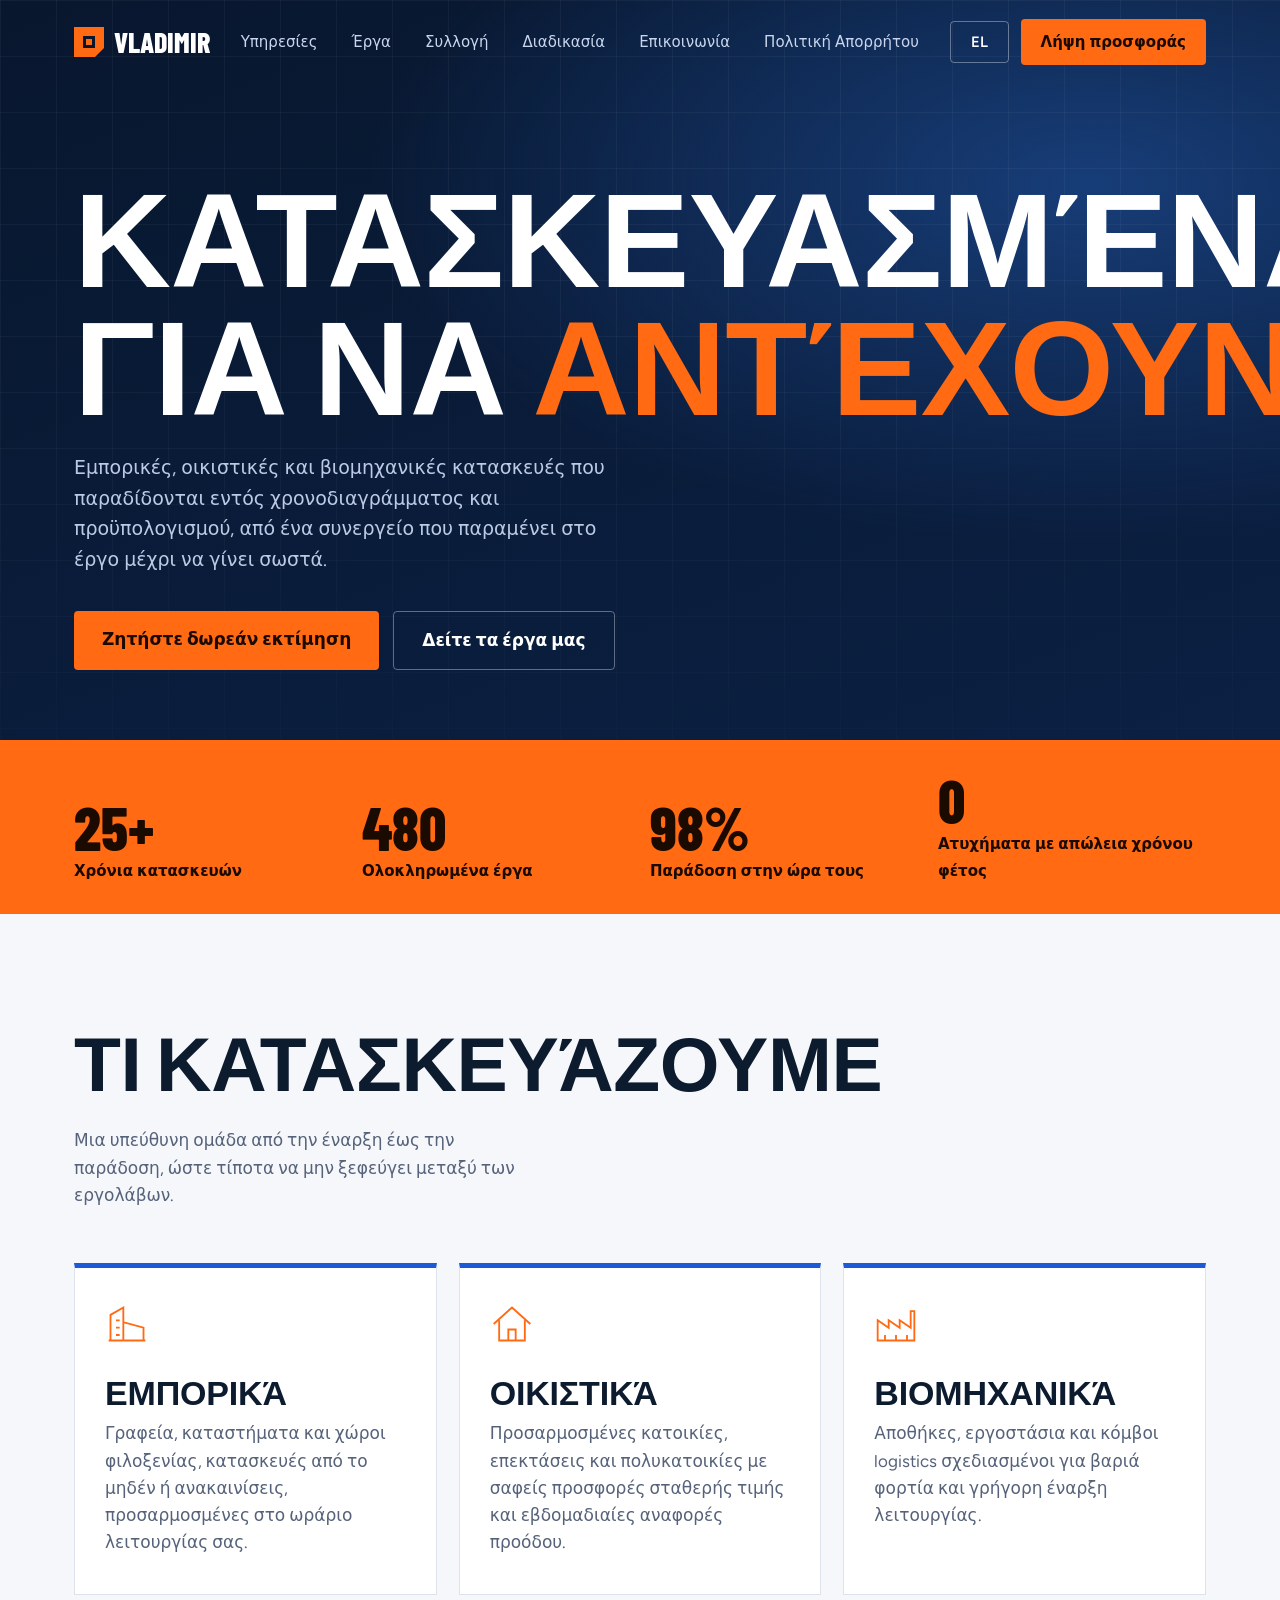
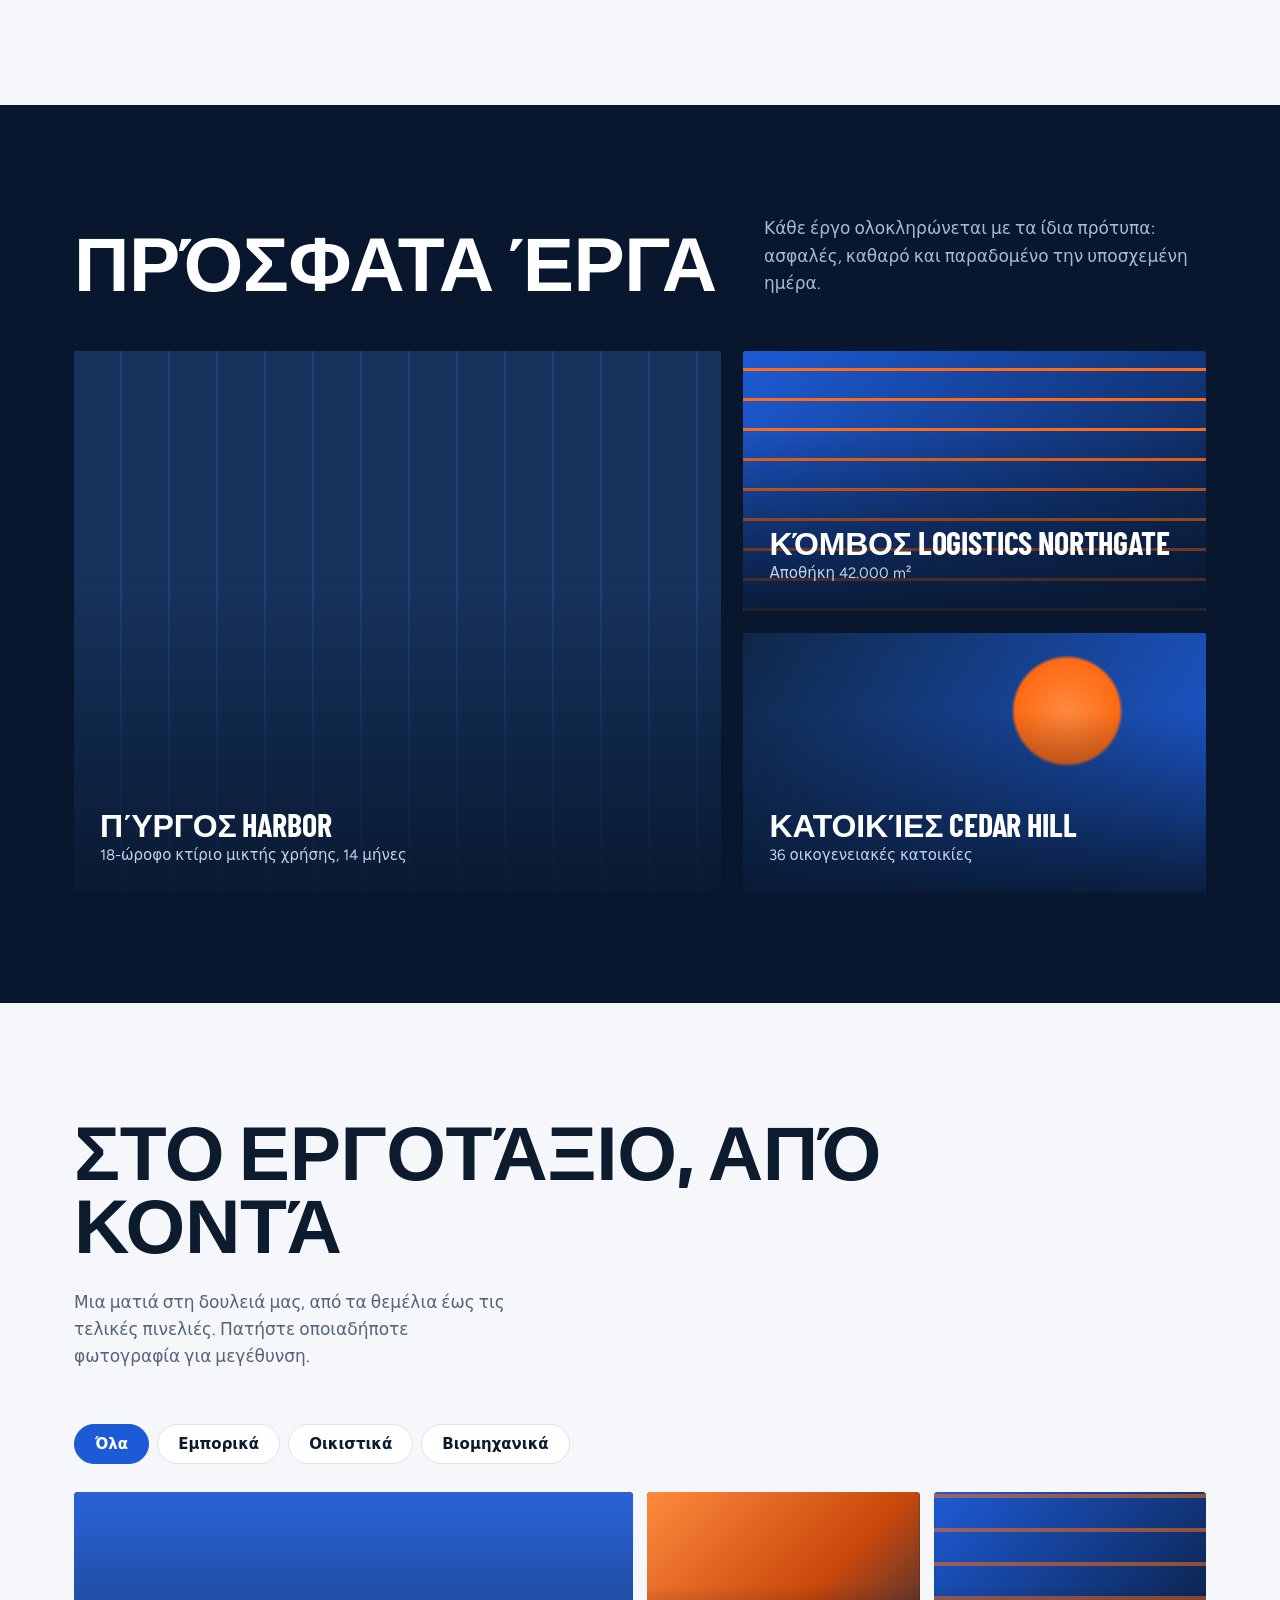
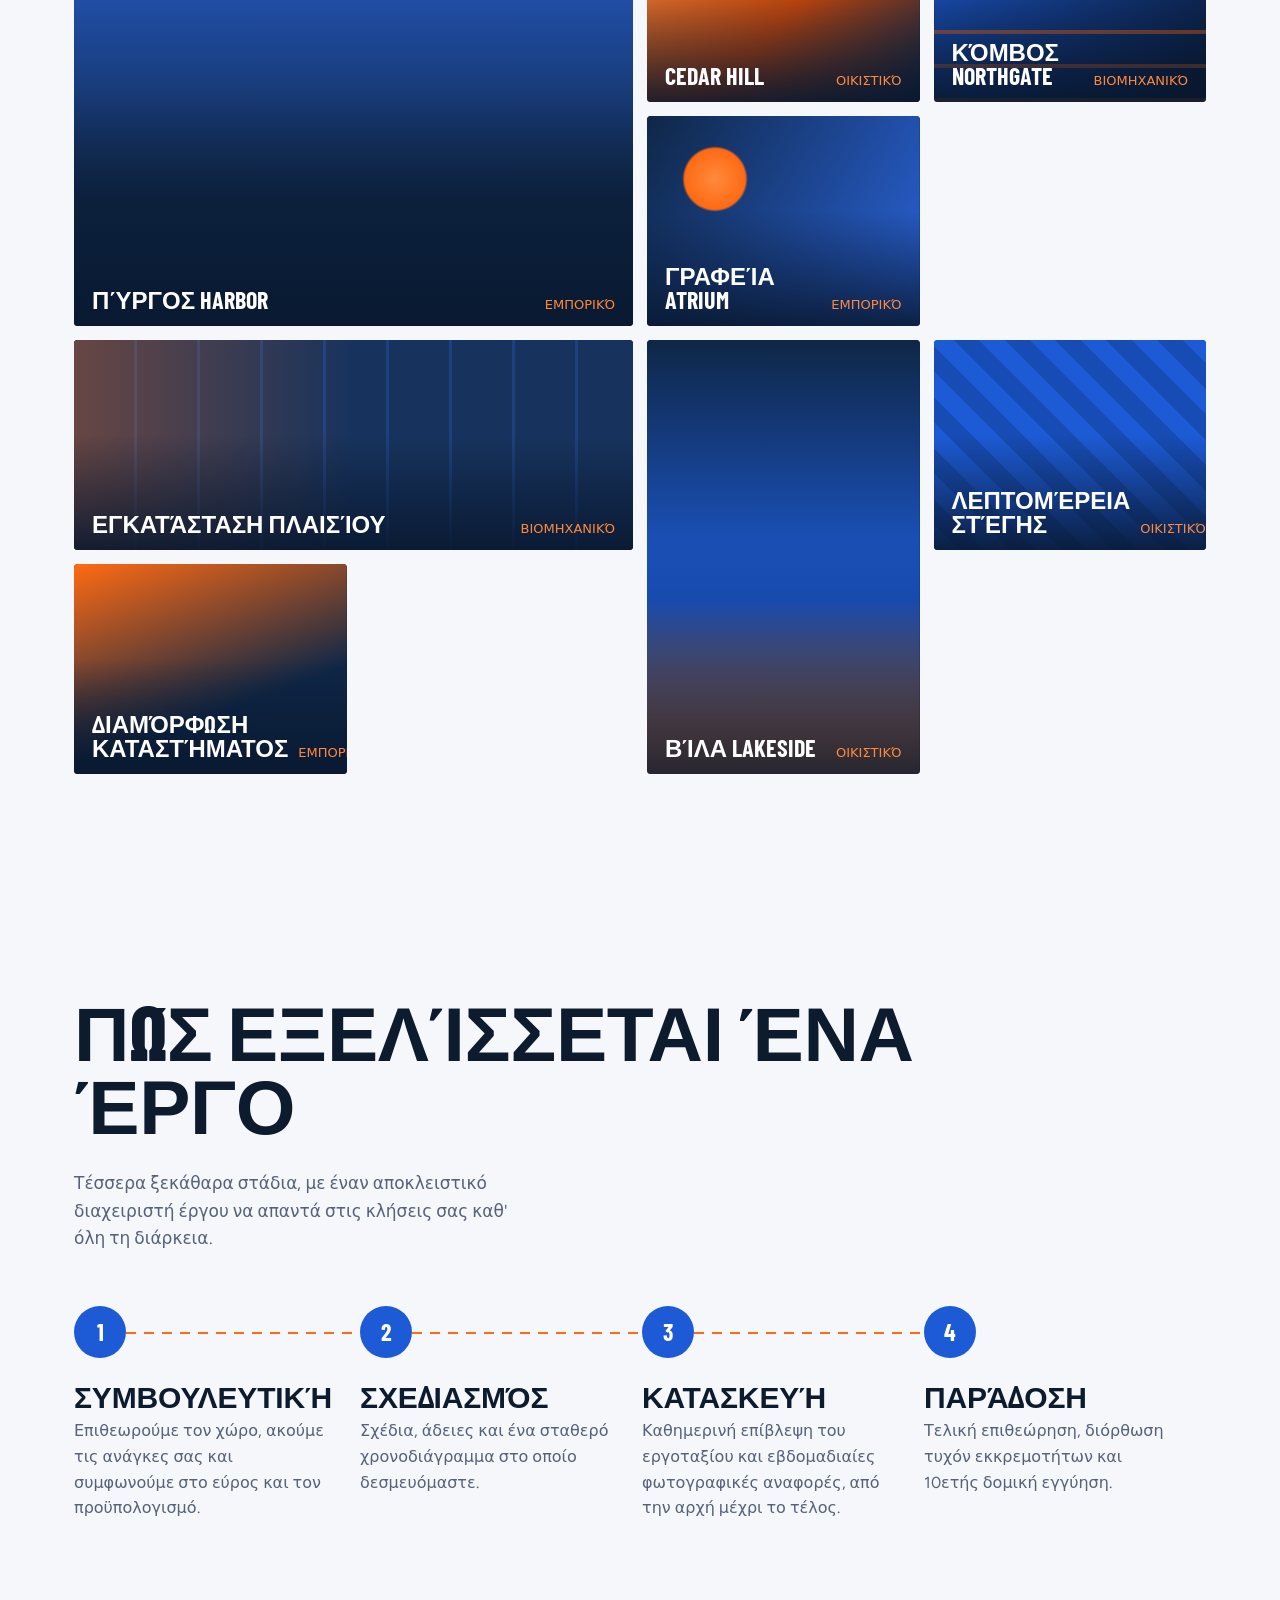
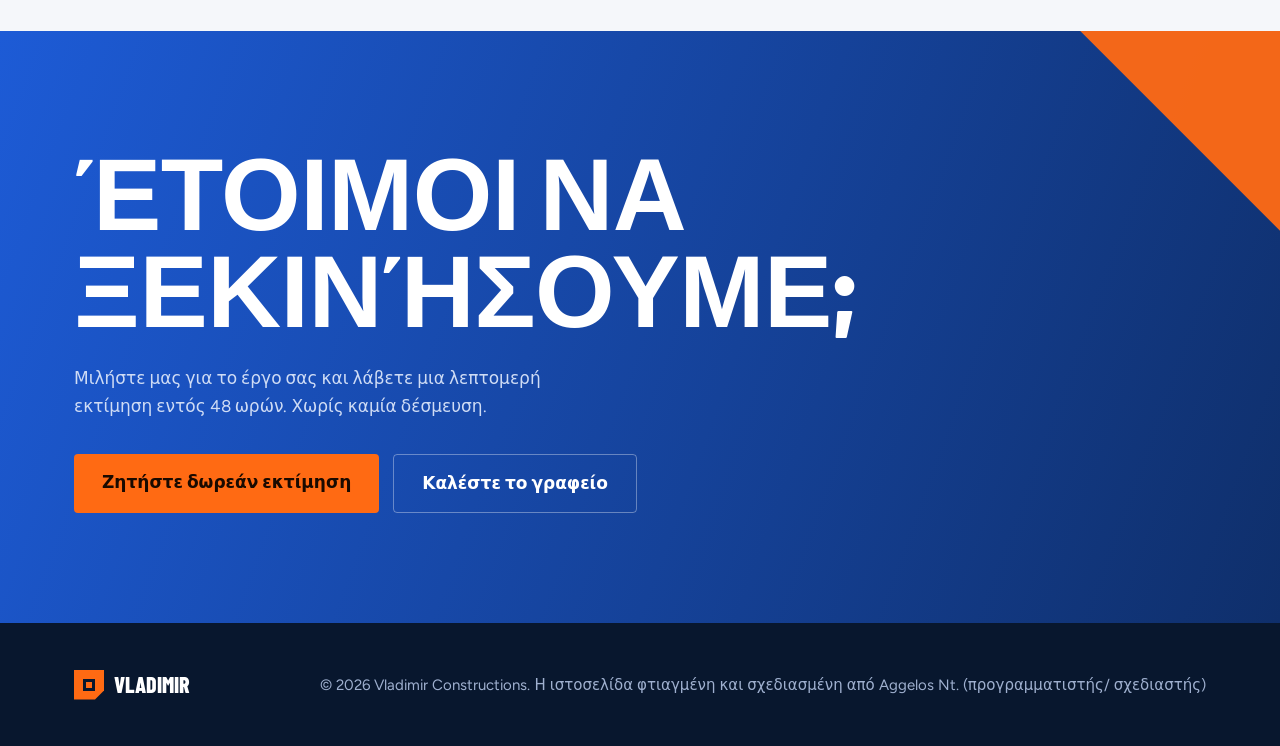
<file: index.html>
<!DOCTYPE html>
<html lang="en">
<head>
<meta charset="utf-8">
<meta name="viewport" content="width=device-width, initial-scale=1, viewport-fit=cover">
<title>Vladimir Constructions | Built to Outlast</title>
<link rel="preconnect" href="https://fonts.googleapis.com">
<link href="https://fonts.googleapis.com/css2?family=Barlow+Condensed:wght@600;700;800&family=Figtree:wght@400;500;600&display=swap" rel="stylesheet">
<link rel="stylesheet" href="style.css">
</head>
<body class="lang-el">

<nav><div class="wrap">
  <a href="#" class="logo"><i></i>VLADIMIR</a>
  <div class="links" id="primary-nav-links">
    <a href="#services"><span class="en">Services</span><span class="el">Υπηρεσίες</span></a>
    <a href="#projects"><span class="en">Projects</span><span class="el">Έργα</span></a>
    <a href="#gallery"><span class="en">Gallery</span><span class="el">Συλλογή</span></a>
    <a href="#process"><span class="en">Process</span><span class="el">Διαδικασία</span></a>
    <a href="#contact"><span class="en">Contact</span><span class="el">Επικοινωνία</span></a>
    <a href="privacy.html"><span class="en">Privacy Policy</span><span class="el">Πολιτική Απορρήτου</span></a>
  </div>
  <div class="nav-actions">
    <button id="langToggle" class="btn ghost lang-btn" aria-label="Toggle language">EL</button>
    <a href="#contact" class="btn"><span class="en">Get a quote</span><span class="el">Λήψη προσφοράς</span></a>
    <button id="menuToggle" class="menu-toggle" type="button" aria-label="Open navigation menu" aria-expanded="false" aria-controls="primary-nav-links">
      <span></span><span></span><span></span>
    </button>
  </div>
</div></nav>

<header class="hero">
  <div class="wrap">
    <div>
      <h1>
        <span class="en">Built to <span>outlast.</span></span>
        <span class="el">Κατασκευασμένα για να <span>αντέχουν.</span></span>
      </h1>
      <p>
        <span class="en">Commercial, residential and industrial construction delivered on schedule and on budget, by a crew that stays on site until it is right.</span>
        <span class="el">Εμπορικές, οικιστικές και βιομηχανικές κατασκευές που παραδίδονται εντός χρονοδιαγράμματος και προϋπολογισμού, από ένα συνεργείο που παραμένει στο έργο μέχρι να γίνει σωστά.</span>
      </p>
      <div class="cta">
        <a href="#contact" class="btn"><span class="en">Request a free estimate</span><span class="el">Ζητήστε δωρεάν εκτίμηση</span></a>
        <a href="#projects" class="btn ghost"><span class="en">See our projects</span><span class="el">Δείτε τα έργα μας</span></a>
      </div>
    </div>
    <svg class="frame" viewBox="0 0 400 420" fill="none" aria-hidden="true">
      <g class="crane" stroke="#ff6a13" stroke-width="4" stroke-linecap="round">
        <path class="beam" pathLength="1" d="M150 60H390M150 20V60M150 20L60 60M150 20L330 60"/>
        <path class="beam b2" pathLength="1" d="M330 60V150" stroke-width="2"/>
        <rect x="316" y="150" width="28" height="18" fill="#ff6a13" stroke="none"/>
      </g>
      <g stroke="#6f9bf0" stroke-width="3">
        <path class="beam b2" pathLength="1" d="M150 60V420M60 420V150M240 420V190"/>
        <path class="beam b3" pathLength="1" d="M60 150H240M60 250H240M60 350H240M60 150L240 250M240 150L60 250M60 250L240 350M240 250L60 350" stroke-width="2"/>
      </g>
      <path d="M0 419H400" stroke="#ff6a13" stroke-width="4"/>
    </svg>
  </div>
  <div class="stats"><div class="wrap">
    <div><b>25+</b><span class="en">Years building</span><span class="el">Χρόνια κατασκευών</span></div>
    <div><b>480</b><span class="en">Projects completed</span><span class="el">Ολοκληρωμένα έργα</span></div>
    <div><b>98%</b><span class="en">Delivered on time</span><span class="el">Παράδοση στην ώρα τους</span></div>
    <div><b>0</b><span class="en">Lost-time incidents this year</span><span class="el">Ατυχήματα με απώλεια χρόνου φέτος</span></div>
  </div></div>
</header>

<section id="services"><div class="wrap">
  <div class="head">
    <h2><span class="en">What we build</span><span class="el">Τι κατασκευάζουμε</span></h2>
    <p>
      <span class="en">One accountable team from groundbreaking to handover, so nothing falls between contractors.</span>
      <span class="el">Μια υπεύθυνη ομάδα από την έναρξη έως την παράδοση, ώστε τίποτα να μην ξεφεύγει μεταξύ των εργολάβων.</span>
    </p>
  </div>
  <div class="grid3">
    <article class="svc">
      <svg viewBox="0 0 48 48"><path d="M6 42V14l14-8v36M20 42V22l22 6v14M4 42h40M12 20h4M12 28h4M12 36h4"/></svg>
      <h3><span class="en">Commercial</span><span class="el">Εμπορικά</span></h3>
      <p>
        <span class="en">Offices, retail and hospitality fit-outs and ground-up builds, phased around your trading hours.</span>
        <span class="el">Γραφεία, καταστήματα και χώροι φιλοξενίας, κατασκευές από το μηδέν ή ανακαινίσεις, προσαρμοσμένες στο ωράριο λειτουργίας σας.</span>
      </p>
    </article>
    <article class="svc">
      <svg viewBox="0 0 48 48"><path d="M4 24L24 6l20 18M10 20v22h28V20M20 42V30h8v12"/></svg>
      <h3><span class="en">Residential</span><span class="el">Οικιστικά</span></h3>
      <p>
        <span class="en">Custom homes, extensions and apartment blocks with clear fixed-price quotes and weekly progress reports.</span>
        <span class="el">Προσαρμοσμένες κατοικίες, επεκτάσεις και πολυκατοικίες με σαφείς προσφορές σταθερής τιμής και εβδομαδιαίες αναφορές προόδου.</span>
      </p>
    </article>
    <article class="svc">
      <svg viewBox="0 0 48 48"><path d="M4 42V20l12 8V20l12 8V20l12 8V10h4v32zM12 42v-6M24 42v-6M36 42v-6"/></svg>
      <h3><span class="en">Industrial</span><span class="el">Βιομηχανικά</span></h3>
      <p>
        <span class="en">Warehouses, plants and logistics hubs engineered for heavy loads and fast commissioning.</span>
        <span class="el">Αποθήκες, εργοστάσια και κόμβοι logistics σχεδιασμένοι για βαριά φορτία και γρήγορη έναρξη λειτουργίας.</span>
      </p>
    </article>
  </div>
</div></section>

<section class="work" id="projects"><div class="wrap">
  <div class="head">
    <h2><span class="en">Recent projects</span><span class="el">Πρόσφατα έργα</span></h2>
    <p>
      <span class="en">Every site finished with the same standard: safe, tidy and handed over on the promised day.</span>
      <span class="el">Κάθε έργο ολοκληρώνεται με τα ίδια πρότυπα: ασφαλές, καθαρό και παραδομένο την υποσχεμένη ημέρα.</span>
    </p>
  </div>
  <div class="proj">
    <a class="p a" href="#contact"><div>
      <h3><span class="en">Harbor Tower</span><span class="el">Πύργος Harbor</span></h3>
      <small><span class="en">18-storey mixed use, 14 months</span><span class="el">18-ώροφο κτίριο μικτής χρήσης, 14 μήνες</span></small>
    </div></a>
    <a class="p b" href="#contact"><div>
      <h3><span class="en">Northgate Logistics Hub</span><span class="el">Κόμβος Logistics Northgate</span></h3>
      <small><span class="en">42,000 m² warehouse</span><span class="el">Αποθήκη 42.000 m²</span></small>
    </div></a>
    <a class="p c" href="#contact"><div>
      <h3><span class="en">Cedar Hill Residences</span><span class="el">Κατοικίες Cedar Hill</span></h3>
      <small><span class="en">36 family homes</span><span class="el">36 οικογενειακές κατοικίες</span></small>
    </div></a>
  </div>
</div></section>

<section id="gallery"><div class="wrap">
  <div class="head">
    <h2><span class="en">On site, up close</span><span class="el">Στο εργοτάξιο, από κοντά</span></h2>
    <p>
      <span class="en">A look at the work, from foundations to finishing touches. Tap any photo to enlarge.</span>
      <span class="el">Μια ματιά στη δουλειά μας, από τα θεμέλια έως τις τελικές πινελιές. Πατήστε οποιαδήποτε φωτογραφία για μεγέθυνση.</span>
    </p>
  </div>
  <div class="tabs" role="group" aria-label="Filter photos">
    <button class="tab" data-f="all" aria-pressed="true"><span class="en">All</span><span class="el">Όλα</span></button>
    <button class="tab" data-f="commercial" aria-pressed="false"><span class="en">Commercial</span><span class="el">Εμπορικά</span></button>
    <button class="tab" data-f="residential" aria-pressed="false"><span class="en">Residential</span><span class="el">Οικιστικά</span></button>
    <button class="tab" data-f="industrial" aria-pressed="false"><span class="en">Industrial</span><span class="el">Βιομηχανικά</span></button>
  </div>
  <div class="gal" id="gal">
    <button class="shot w t" data-c="commercial"><div class="img" style="background-image:linear-gradient(180deg,#2a63d9,#0f2747 70%),repeating-linear-gradient(90deg,transparent 0 40px,rgba(255,255,255,.12) 40px 42px)"></div>
      <div class="shot-title"><span class="en">Harbor Tower <em>Commercial</em></span><span class="el">Πύργος Harbor <em>Εμπορικό</em></span></div>
    </button>
    <button class="shot" data-c="residential"><div class="img" style="background-image:linear-gradient(135deg,#ff8a3d,#c8470a 55%,#0f2747)"></div>
      <div class="shot-title"><span class="en">Cedar Hill <em>Residential</em></span><span class="el">Cedar Hill <em>Οικιστικό</em></span></div>
    </button>
    <button class="shot" data-c="industrial"><div class="img" style="background-image:repeating-linear-gradient(0deg,rgba(255,106,19,.55) 0 4px,transparent 4px 34px),linear-gradient(135deg,#1d5bd6,#08172e)"></div>
      <div class="shot-title"><span class="en">Northgate Hub <em>Industrial</em></span><span class="el">Κόμβος Northgate <em>Βιομηχανικό</em></span></div>
    </button>
    <button class="shot" data-c="commercial"><div class="img" style="background-image:radial-gradient(circle at 25% 30%,#ff8a3d 0,#ff6a13 12%,transparent 13%),linear-gradient(120deg,#0f2747,#2a63d9)"></div>
      <div class="shot-title"><span class="en">Atrium Offices <em>Commercial</em></span><span class="el">Γραφεία Atrium <em>Εμπορικό</em></span></div>
    </button>
    <button class="shot w" data-c="industrial"><div class="img" style="background-image:linear-gradient(90deg,rgba(255,106,19,.35),transparent 50%),repeating-linear-gradient(90deg,#17335d 0 60px,#1d4180 60px 63px),linear-gradient(#0f2747,#08172e)"></div>
      <div class="shot-title"><span class="en">Steel Frame Install <em>Industrial</em></span><span class="el">Εγκατάσταση Πλαισίου <em>Βιομηχανικό</em></span></div>
    </button>
    <button class="shot t" data-c="residential"><div class="img" style="background-image:linear-gradient(180deg,#0f2747,#1d5bd6 60%,#ff8a3d)"></div>
      <div class="shot-title"><span class="en">Lakeside Villa <em>Residential</em></span><span class="el">Βίλα Lakeside <em>Οικιστικό</em></span></div>
    </button>
    <button class="shot" data-c="residential"><div class="img" style="background-image:repeating-linear-gradient(45deg,#1d5bd6 0 18px,#174cb5 18px 36px),linear-gradient(#1d5bd6,#08172e)"></div>
      <div class="shot-title"><span class="en">Roofing Detail <em>Residential</em></span><span class="el">Λεπτομέρεια Στέγης <em>Οικιστικό</em></span></div>
    </button>
    <button class="shot" data-c="commercial"><div class="img" style="background-image:linear-gradient(160deg,#ff6a13,#0f2747 65%)"></div>
      <div class="shot-title"><span class="en">Retail Fit-out <em>Commercial</em></span><span class="el">Διαμόρφωση Καταστήματος <em>Εμπορικό</em></span></div>
    </button>
  </div>
</div></section>

<dialog class="lb" id="lb" aria-label="Photo viewer">
  <div class="big" id="lbImg"></div>
  <div class="cap">
    <b id="lbCap"></b>
    <div class="nav">
      <button id="prev" aria-label="Previous photo"><span class="en">Prev</span><span class="el">Προηγ.</span></button>
      <button id="next" aria-label="Next photo"><span class="en">Next</span><span class="el">Επόμ.</span></button>
      <button id="close"><span class="en">Close</span><span class="el">Κλείσιμο</span></button>
    </div>
  </div>
</dialog>

<section id="process"><div class="wrap">
  <div class="head">
    <h2><span class="en">How a project runs</span><span class="el">Πώς εξελίσσεται ένα έργο</span></h2>
    <p>
      <span class="en">Four clear stages, with a named project manager answering your calls throughout.</span>
      <span class="el">Τέσσερα ξεκάθαρα στάδια, με έναν αποκλειστικό διαχειριστή έργου να απαντά στις κλήσεις σας καθ' όλη τη διάρκεια.</span>
    </p>
  </div>
  <div class="steps">
    <div class="step">
      <h3><span class="en">Consult</span><span class="el">Συμβουλευτική</span></h3>
      <p>
        <span class="en">We walk the site, listen to the brief and agree scope and budget.</span>
        <span class="el">Επιθεωρούμε τον χώρο, ακούμε τις ανάγκες σας και συμφωνούμε στο εύρος και τον προϋπολογισμό.</span>
      </p>
    </div>
    <div class="step">
      <h3><span class="en">Plan</span><span class="el">Σχεδιασμός</span></h3>
      <p>
        <span class="en">Drawings, permits and a fixed schedule you can hold us to.</span>
        <span class="el">Σχέδια, άδειες και ένα σταθερό χρονοδιάγραμμα στο οποίο δεσμευόμαστε.</span>
      </p>
    </div>
    <div class="step">
      <h3><span class="en">Build</span><span class="el">Κατασκευή</span></h3>
      <p>
        <span class="en">Daily site supervision and weekly photo reports, start to finish.</span>
        <span class="el">Καθημερινή επίβλεψη του εργοταξίου και εβδομαδιαίες φωτογραφικές αναφορές, από την αρχή μέχρι το τέλος.</span>
      </p>
    </div>
    <div class="step">
      <h3><span class="en">Handover</span><span class="el">Παράδοση</span></h3>
      <p>
        <span class="en">Final inspection, snag list cleared and a 10-year structural warranty.</span>
        <span class="el">Τελική επιθεώρηση, διόρθωση τυχόν εκκρεμοτήτων και 10ετής δομική εγγύηση.</span>
      </p>
    </div>
  </div>
</div></section>

<section class="final" id="contact"><div class="wrap">
  <h2><span class="en">Ready to break ground?</span><span class="el">Έτοιμοι να ξεκινήσουμε;</span></h2>
  <p>
    <span class="en">Tell us about your project and get a detailed estimate within 48 hours. No obligation.</span>
    <span class="el">Μιλήστε μας για το έργο σας και λάβετε μια λεπτομερή εκτίμηση εντός 48 ωρών. Χωρίς καμία δέσμευση.</span>
  </p>
  <div class="cta">
    <a class="btn" href="mailto:hello@vladimirconstructions.com"><span class="en">Request a free estimate</span><span class="el">Ζητήστε δωρεάν εκτίμηση</span></a>
    <a class="btn ghost" href="tel:+3000000000"><span class="en">Call the office</span><span class="el">Καλέστε το γραφείο</span></a>
  </div>
</div></section>

<footer><div class="wrap">
  <a href="#" class="logo" style="font-size:22px"><i></i>VLADIMIR</a>
  <span>
    <span class="en">© 2026 Vladimir Constructions. Site Made And Designed By <a href="https://www.aggelosnt.win" target="_blank" rel="noopener noreferrer">Aggelos Nt. (web dev/ designer) </a></span>
    <span class="el">© 2026 Vladimir Constructions. Η ιστοσελίδα φτιαγμένη και σχεδιασμένη από <a href="https://www.aggelosnt.win" target="_blank" rel="noopener noreferrer">Aggelos Nt. (προγραμματιστής/ σχεδιαστής) </a></span>
  </span>
</div></footer>

<script src="main.js"></script>
</body>
</html>
</file>
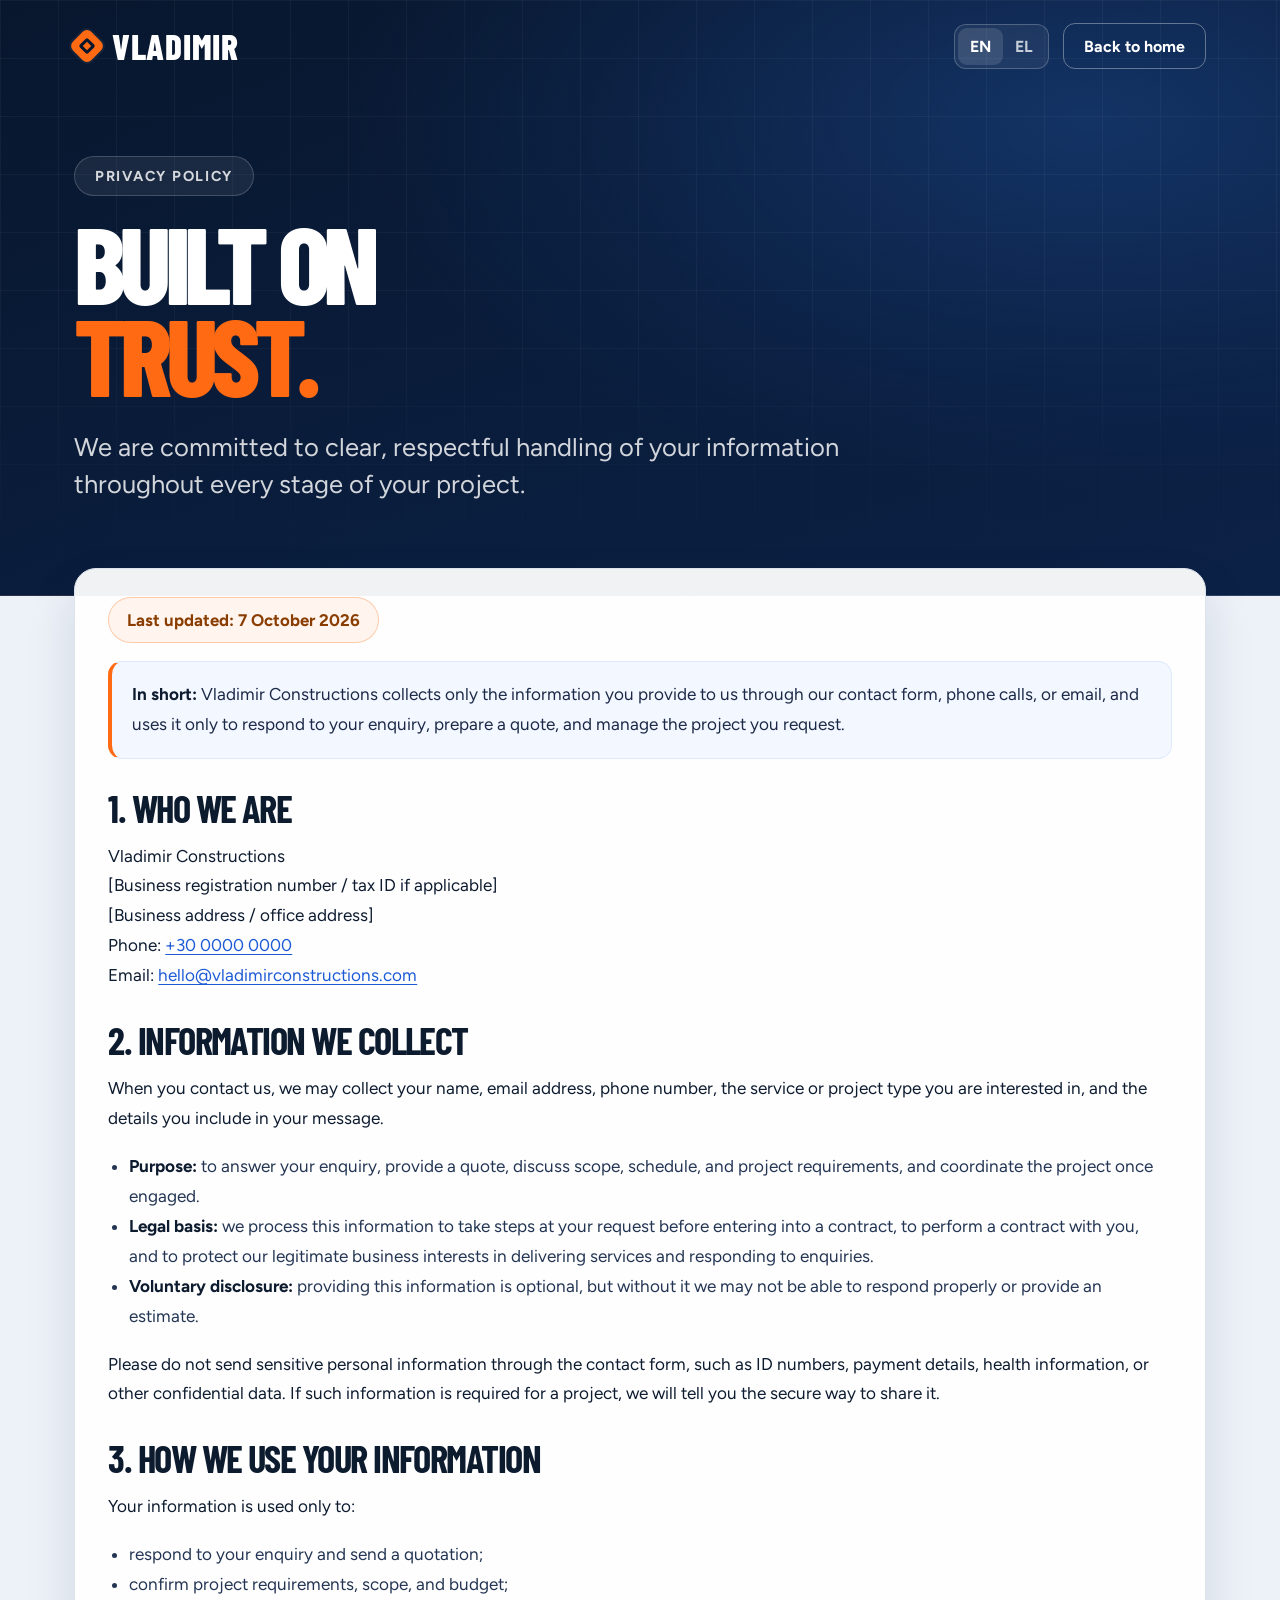
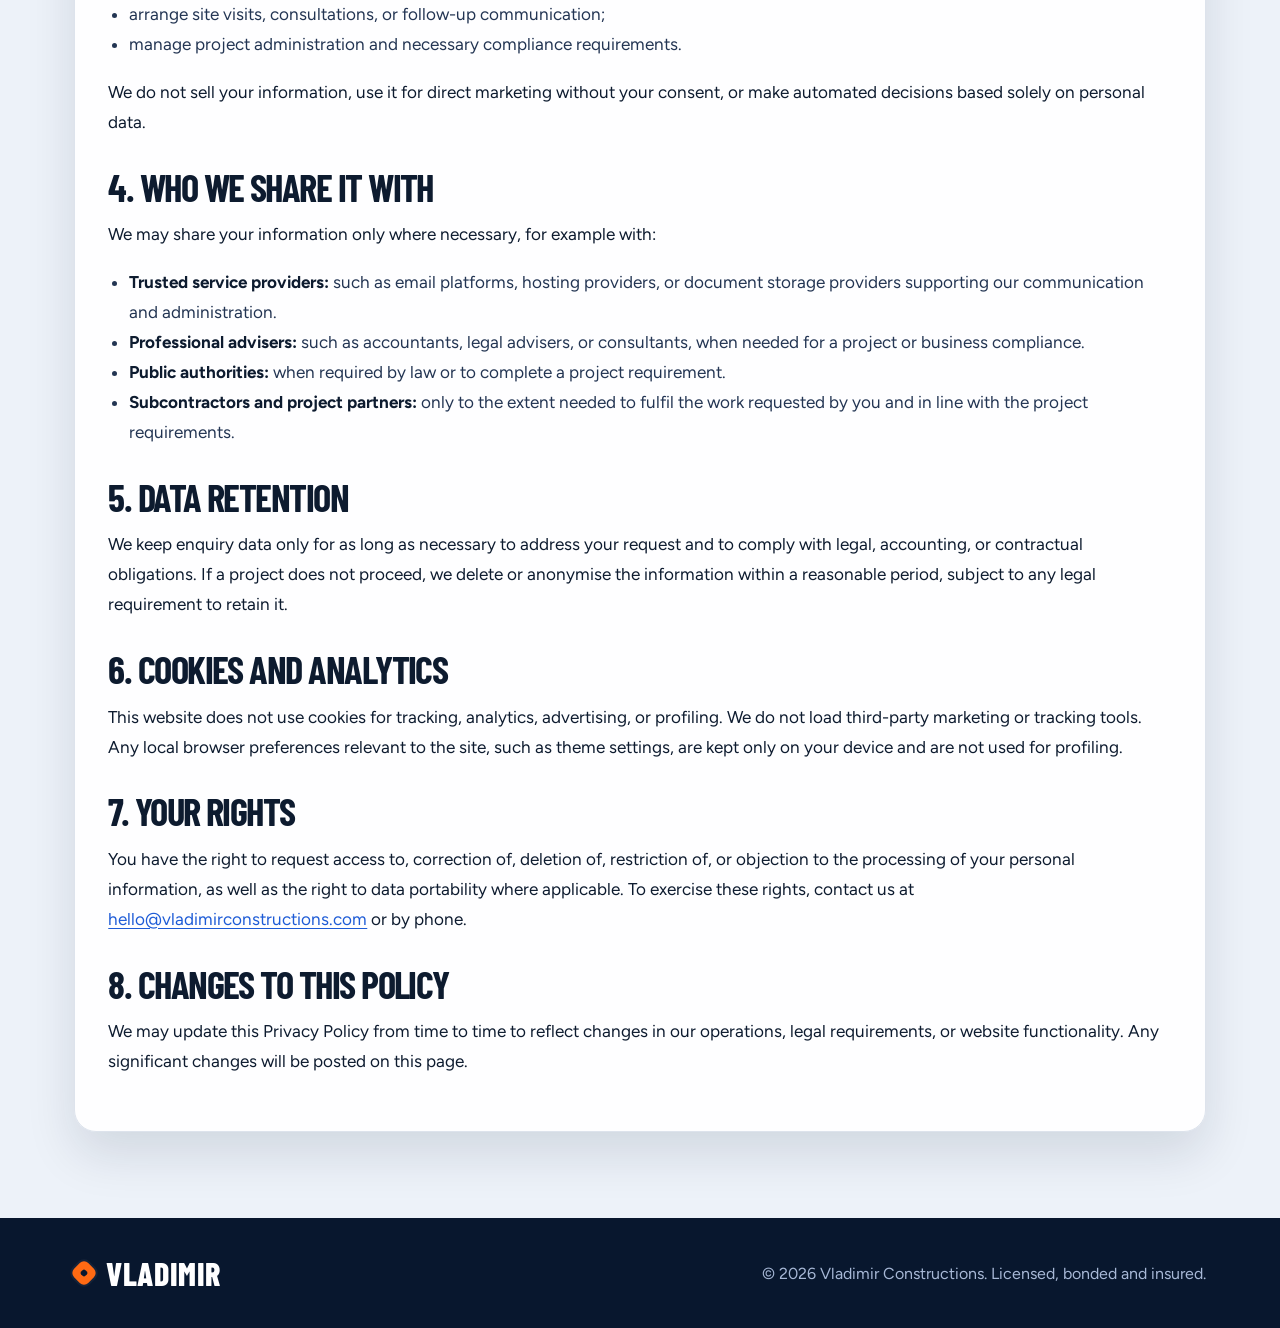
<file: privacy.html>
<!DOCTYPE html>
<html lang="en">
<head>
  <meta charset="UTF-8" />
  <meta name="viewport" content="width=device-width, initial-scale=1.0" />
  <title>Privacy Policy — Vladimir Constructions</title>
  <meta name="robots" content="index, follow" />
  <link rel="preconnect" href="https://fonts.googleapis.com" />
  <link rel="preconnect" href="https://fonts.gstatic.com" crossorigin />
  <link href="https://fonts.googleapis.com/css2?family=Barlow+Condensed:wght@600;700;800&family=Figtree:wght@400;500;600;700&display=swap" rel="stylesheet" />
  <link rel="stylesheet" href="privacy.css" />
</head>
<body data-default-lang="en">
  <div class="page-shell">
    <header class="legal-hero">
      <div class="legal-inner">
        <nav class="topbar" aria-label="Main navigation">
          <a href="index.html" class="brand" aria-label="Vladimir Constructions">
            <span class="brand-mark" aria-hidden="true"></span>
            <span>Vladimir</span>
          </a>

          <div class="topbar-actions">
            <div class="lang-switch" aria-label="Language switcher">
              <button type="button" class="lang-btn is-active" data-lang-toggle="en" aria-pressed="true">EN</button>
              <button type="button" class="lang-btn" data-lang-toggle="el" aria-pressed="false">EL</button>
            </div>
            <a href="index.html" class="btn" data-lang="en">Back to home</a>
            <a href="index.html" class="btn" data-lang="el" hidden>Επιστροφή</a>
          </div>
        </nav>

        <div class="hero-copy">
          <span class="hero-tag" data-lang="en">Privacy policy</span>
          <span class="hero-tag" data-lang="el" hidden>Πολιτική απορρήτου</span>

          <h1 data-lang="en">Built on <span class="accent">trust.</span></h1>
          <h1 data-lang="el" hidden>Χτισμένο <span class="accent">στην εμπιστοσύνη.</span></h1>

          <p data-lang="en">We are committed to clear, respectful handling of your information throughout every stage of your project.</p>
          <p data-lang="el" hidden>Είμαστε αφοσιωμένοι στη σαφή και σεβαστή διαχείριση των πληροφοριών σας σε κάθε στάδιο του έργου σας.</p>
        </div>
      </div>
    </header>

    <main class="legal-main">
      <div class="legal-inner">
        <article class="legal-card">
          <div class="updated-pill" data-lang="en">Last updated: 7 October 2026</div>
          <div class="updated-pill" data-lang="el" hidden>Τελευταία ενημέρωση: 7 Οκτωβρίου 2026</div>

          <div class="legal-copy">
            <div data-lang="en">
              <p class="summary"><strong>In short:</strong> Vladimir Constructions collects only the information you provide to us through our contact form, phone calls, or email, and uses it only to respond to your enquiry, prepare a quote, and manage the project you request.</p>

              <h2>1. Who we are</h2>
              <p>Vladimir Constructions<br>
              [Business registration number / tax ID if applicable]<br>
              [Business address / office address]<br>
              Phone: <a href="tel:+3000000000">+30 0000 0000</a><br>
              Email: <a href="mailto:hello@vladimirconstructions.com">hello@vladimirconstructions.com</a></p>

              <h2>2. Information we collect</h2>
              <p>When you contact us, we may collect your name, email address, phone number, the service or project type you are interested in, and the details you include in your message.</p>
              <ul>
                <li><strong>Purpose:</strong> to answer your enquiry, provide a quote, discuss scope, schedule, and project requirements, and coordinate the project once engaged.</li>
                <li><strong>Legal basis:</strong> we process this information to take steps at your request before entering into a contract, to perform a contract with you, and to protect our legitimate business interests in delivering services and responding to enquiries.</li>
                <li><strong>Voluntary disclosure:</strong> providing this information is optional, but without it we may not be able to respond properly or provide an estimate.</li>
              </ul>
              <p>Please do not send sensitive personal information through the contact form, such as ID numbers, payment details, health information, or other confidential data. If such information is required for a project, we will tell you the secure way to share it.</p>

              <h2>3. How we use your information</h2>
              <p>Your information is used only to:</p>
              <ul>
                <li>respond to your enquiry and send a quotation;</li>
                <li>confirm project requirements, scope, and budget;</li>
                <li>arrange site visits, consultations, or follow-up communication;</li>
                <li>manage project administration and necessary compliance requirements.</li>
              </ul>
              <p>We do not sell your information, use it for direct marketing without your consent, or make automated decisions based solely on personal data.</p>

              <h2>4. Who we share it with</h2>
              <p>We may share your information only where necessary, for example with:</p>
              <ul>
                <li><strong>Trusted service providers:</strong> such as email platforms, hosting providers, or document storage providers supporting our communication and administration.</li>
                <li><strong>Professional advisers:</strong> such as accountants, legal advisers, or consultants, when needed for a project or business compliance.</li>
                <li><strong>Public authorities:</strong> when required by law or to complete a project requirement.</li>
                <li><strong>Subcontractors and project partners:</strong> only to the extent needed to fulfil the work requested by you and in line with the project requirements.</li>
              </ul>

              <h2>5. Data retention</h2>
              <p>We keep enquiry data only for as long as necessary to address your request and to comply with legal, accounting, or contractual obligations. If a project does not proceed, we delete or anonymise the information within a reasonable period, subject to any legal requirement to retain it.</p>

              <h2>6. Cookies and analytics</h2>
              <p>This website does not use cookies for tracking, analytics, advertising, or profiling. We do not load third-party marketing or tracking tools. Any local browser preferences relevant to the site, such as theme settings, are kept only on your device and are not used for profiling.</p>

              <h2>7. Your rights</h2>
              <p>You have the right to request access to, correction of, deletion of, restriction of, or objection to the processing of your personal information, as well as the right to data portability where applicable. To exercise these rights, contact us at <a href="mailto:hello@vladimirconstructions.com">hello@vladimirconstructions.com</a> or by phone.</p>

              <h2>8. Changes to this policy</h2>
              <p>We may update this Privacy Policy from time to time to reflect changes in our operations, legal requirements, or website functionality. Any significant changes will be posted on this page.</p>
            </div>

            <div data-lang="el" hidden>
              <p class="summary"><strong>Σύντομα:</strong> Η Vladimir Constructions συλλέγει μόνο τα στοιχεία που μας παρέχετε μέσω της φόρμας επικοινωνίας, τηλεφώνου ή email και τα χρησιμοποιεί μόνο για να απαντήσει στο αίτημά σας, να εκτιμήσει το έργο και να διαχειριστεί το έργο που ζητήσατε.</p>

              <h2>1. Ποια είμαστε</h2>
              <p>Vladimir Constructions<br>
              [Αριθμός καταχώρησης / ΑΦΜ, αν ισχύει]<br>
              [Διεύθυνση εταιρείας / γραφείου]<br>
              Τηλέφωνο: <a href="tel:+3000000000">+30 0000 0000</a><br>
              Email: <a href="mailto:hello@vladimirconstructions.com">hello@vladimirconstructions.com</a></p>

              <h2>2. Ποια δεδομένα συλλέγουμε</h2>
              <p>Όταν επικοινωνείτε μαζί μας, ενδέχεται να συλλέγουμε το όνομά σας, το email, τον αριθμό τηλεφώνου, τον τύπο υπηρεσίας ή έργου που σας ενδιαφέρει, καθώς και τα στοιχεία που περιλαμβάνονται στο μήνυμά σας.</p>
              <ul>
                <li><strong>Σκοπός:</strong> να απαντήσουμε στο αίτημά σας, να σας δώσουμε προσφορά, να συζητήσουμε το πεδίο εφαρμογής, το χρονοδιάγραμμα και τις απαιτήσεις του έργου και να συντονίσουμε την υλοποίηση του έργου.</li>
                <li><strong>Νομική βάση:</strong> επεξεργαζόμαστε αυτά τα στοιχεία για να προβούμε σε ενέργειες κατ' αίτησή σας πριν τη σύναψη σύμβασης, για την εκτέλεση συμβάσεως και για να προστατεύσουμε τα νόμιμα επιχειρηματικά μας συμφέροντα.</li>
                <li><strong>Προαιρετική κοινοποίηση:</strong> η παροχή αυτών των στοιχείων είναι προαιρετική, αλλά χωρίς αυτά μπορεί να μην είμαστε σε θέση να απαντήσουμε σωστά ή να δώσουμε εκτίμηση.</li>
              </ul>
              <p>Παρακαλούμε μην στέλνετε ευαίσθητα προσωπικά στοιχεία μέσω της φόρμας επικοινωνίας, όπως αριθμούς ταυτότητας, στοιχεία πληρωμής, ιατρικά στοιχεία ή άλλα εμπιστευτικά δεδομένα. Αν απαιτηθούν για ένα έργο, θα σας ενημερώσουμε για ασφαλή τρόπο κοινοποίησής τους.</p>

              <h2>3. Πώς χρησιμοποιούμε τα στοιχεία σας</h2>
              <p>Τα στοιχεία σας χρησιμοποιούνται μόνο για:</p>
              <ul>
                <li>να απαντήσουμε στο αίτημά σας και να στείλουμε προσφορά·</li>
                <li>να επιβεβαιώσουμε απαιτήσεις έργου, εύρος και προϋπολογισμό·</li>
                <li>να οργανώσουμε επισκέψεις στο χώρο, συζητήσεις και επαφές παρακολούθησης·</li>
                <li>να διαχειριστούμε τη διοίκηση του έργου και τις απαιτούμενες νομικές υποχρεώσεις.</li>
              </ul>
              <p>Δεν πωλούμε τα δεδομένα σας, δεν τα χρησιμοποιούμε για άμεση μάρκετινγκ χωρίς τη συγκατάθεσή σας και δεν λαμβάνουμε αυτοματοποιημένες αποφάσεις βασισμένες αποκλειστικά σε προσωπικά δεδομένα.</p>

              <h2>4. Με ποιον τα μοιραζόμαστε</h2>
              <p>Μπορούμε να μοιραστούμε τα στοιχεία σας μόνο όπου αυτό είναι αναγκαίο, για παράδειγμα με:</p>
              <ul>
                <li><strong>Έμπιστους παρόχους υπηρεσιών:</strong> όπως πλατφόρμες email, πάροχοι φιλοξενίας ή αποθήκευσης εγγράφων που στηρίζουν την επικοινωνία και τη διαχείριση μας.</li>
                <li><strong>Επαγγελματικούς συμβούλους:</strong> όπως λογιστές, νομικούς συμβούλους ή σύμβουλοι, όταν απαιτείται για ένα έργο ή για συμμόρφωση.</li>
                <li><strong>Δημόσιες αρχές:</strong> όταν απαιτείται από το νόμο ή για να ολοκληρωθεί μια απαιτούμενη διαδικασία του έργου.</li>
                <li><strong>Υπεργολάβους και συνεργάτες έργου:</strong> μόνο στο βαθμό που απαιτείται για την εκτέλεση του έργου που ζητήσατε και σύμφωνα με τις απαιτήσεις του έργου.</li>
              </ul>

              <h2>5. Διατήρηση δεδομένων</h2>
              <p>Τα δεδομένα αιτημάτων διατηρούνται μόνο για όσο διάστημα είναι αναγκαίο για να αντιμετωπιστεί το αίτημα και να τηρηθούν νομικές, λογιστικές ή συμβατικές υποχρεώσεις. Αν ένα έργο δεν προχωρήσει, διαγράφουμε ή ανωνυμοποιούμε τα στοιχεία εντός εύλογου χρονικού διαστήματος, εκτός εάν υπάρχει νομική υποχρέωση διατήρησης.</p>

              <h2>6. Cookies και analytics</h2>
              <p>Ο ιστότοπος δεν χρησιμοποιεί cookies για παρακολούθηση, analytics, διαφημίσεις ή προφίλ. Δεν φορτώνουμε εργαλεία τρίτων για μάρκετινγκ ή παρακολούθηση. Τυχόν τοπικές προτιμήσεις του browser, όπως ρυθμίσεις θέματος, παραμένουν μόνο στη συσκευή σας και δεν χρησιμοποιούνται για προφίλ.</p>

              <h2>7. Τα δικαιώματά σας</h2>
              <p>Έχετε δικαίωμα να ζητήσετε πρόσβαση, διόρθωση, διαγραφή, περιορισμό ή ένσταση στην επεξεργασία των προσωπικών σας δεδομένων, καθώς και το δικαίωμα φορητότητας δεδομένων, όπου αυτό εφαρμόζεται. Για να ασκήσετε αυτά τα δικαιώματα, επικοινωνήστε μαζί μας στο <a href="mailto:hello@vladimirconstructions.com">hello@vladimirconstructions.com</a> ή τηλεφωνικά.</p>

              <h2>8. Αλλαγές στην πολιτική</h2>
              <p>Ενδέχεται να ενημερώνουμε την Πολιτική Απορρήτου από καιρό σε καιρό για να αντανακλάσουμε αλλαγές στις δραστηριότητες μας, τις νομικές απαιτήσεις ή τη λειτουργία του ιστότοπου. Τυχόν σημαντικές αλλαγές θα αναρτώνται σε αυτήν τη σελίδα.</p>
            </div>
          </div>
        </article>
      </div>
    </main>

    <footer class="footer">
      <div class="wrap">
        <a href="index.html" class="brand" aria-label="Vladimir Constructions">
          <span class="brand-mark" aria-hidden="true"></span>
          <span>Vladimir</span>
        </a>
        <span>© 2026 Vladimir Constructions. Licensed, bonded and insured.</span>
      </div>
    </footer>
  </div>

  <script src="privacy.js"></script>
</body>
</html>
</file>
<file: style.css>
:root{
  --navy:#08172e;--navy2:#0f2747;--blue:#1d5bd6;--orange:#ff6a13;--orange2:#ff8a3d;
  --bg:#f5f7fa;--card:#fff;--ink:#0d1b2f;--muted:#55627a;--line:#dde3ec;
  --hd:"Barlow Condensed","Arial Narrow",Impact,sans-serif;--bd:"Figtree",system-ui,sans-serif;
  box-sizing:border-box;padding-top:env(safe-area-inset-top,0px);padding-bottom:env(safe-area-inset-bottom,0px)
}
@media (prefers-color-scheme:dark){:root:not([data-theme="light"]){--bg:#0a1424;--card:#10213b;--ink:#eef2f9;--muted:#a5b2c8;--line:#1f3355}}
:root[data-theme="dark"]{--bg:#0a1424;--card:#10213b;--ink:#eef2f9;--muted:#a5b2c8;--line:#1f3355}
html{scroll-padding-top:env(safe-area-inset-top,0px);scroll-behavior:smooth}
*,*::before,*::after{box-sizing:border-box}
body{margin:0;background:var(--bg);color:var(--ink);font:400 17px/1.6 var(--bd)}
a{color:inherit;text-decoration:none}
:focus-visible{outline:3px solid var(--orange);outline-offset:3px}
.wrap{max-width:1180px;margin:0 auto;padding:0 24px}
h1,h2,h3{font-family:var(--hd);line-height:.95;margin:0;letter-spacing:-.005em}

/* Language Toggle Logic */
body.lang-en .el { display: none !important; }
body.lang-el .en { display: none !important; }
.nav-actions { display: flex; align-items: center; gap: 12px; }
.lang-btn { cursor: pointer; min-width: 48px; text-align: center; border-radius: 4px; border: 1.5px solid rgba(255,255,255,0.35); background: transparent; color: #fff; font-weight: 600; font-family: var(--bd); padding: 10px 14px; transition: background .2s; }
.lang-btn:hover { background: rgba(255,255,255,.06); }

/* nav */
nav{position:absolute;top:env(safe-area-inset-top,0px);left:0;right:0;z-index:5}
nav .wrap{display:flex;align-items:center;justify-content:space-between;height:84px;position:relative}
.logo{font-family:var(--hd);font-weight:800;font-size:28px;color:#fff;display:flex;align-items:center;gap:10px}
.logo i{width:30px;height:30px;background:var(--orange);display:grid;place-items:center;clip-path:polygon(0 0,100% 0,100% 70%,70% 100%,0 100%)}
.logo i::after{content:"";width:12px;height:12px;border:3px solid var(--navy)}
.links{display:flex;gap:34px;color:#c9d6ee;font-weight:500;font-size:15px}
.links a:hover{color:#fff}
.menu-toggle{display:none}
.btn{display:inline-block;font-weight:600;padding:15px 28px;border-radius:4px;background:var(--orange);color:#1a0a00;transition:background .2s,transform .2s}
.btn:hover{background:var(--orange2);transform:translateY(-2px)}
.btn.ghost{background:transparent;color:#fff;border:1.5px solid rgba(255,255,255,.35)}
.btn.ghost:hover{border-color:#fff;background:rgba(255,255,255,.06)}
nav .btn{padding:11px 20px;font-size:15px}

/* hero */
.hero{position:relative;background:radial-gradient(1200px 600px at 85% 20%,#173d78 0,transparent 60%),linear-gradient(160deg,var(--navy),#0b2146);color:#fff;overflow:hidden;padding:170px 0 0}
.hero::before{content:"";position:absolute;inset:0;background-image:linear-gradient(rgba(255,255,255,.045) 1px,transparent 1px),linear-gradient(90deg,rgba(255,255,255,.045) 1px,transparent 1px);background-size:56px 56px;mask-image:linear-gradient(#000 40%,transparent)}
.hero .wrap{position:relative;display:grid;grid-template-columns:1.05fr .95fr;gap:40px;align-items:end}
.hero h1{font-size:clamp(64px,10.5vw,148px);font-weight:800;text-transform:uppercase;color:#fff}
.hero h1>span{display:block}
.hero h1>.en>span,.hero h1>.el>span{color:var(--orange)}
.hero p{max-width:30em;color:#bccbe5;font-size:19px;margin:28px 0 36px}
.cta{display:flex;gap:14px;flex-wrap:wrap}
.frame{width:100%;height:auto;display:block;align-self:end}
.beam{stroke-dasharray:1;stroke-dashoffset:1;animation:draw 2.4s .2s cubic-bezier(.6,0,.2,1) forwards}
.beam.b2{animation-delay:.9s}.beam.b3{animation-delay:1.5s}
@keyframes draw{to{stroke-dashoffset:0}}
.crane{transform-origin:150px 60px;animation:sway 7s ease-in-out infinite alternate}
@keyframes sway{to{transform:rotate(2.2deg)}}
@media (prefers-reduced-motion:reduce){.beam{animation:none;stroke-dashoffset:0}.crane{animation:none}.btn{transition:none}}

.stats{position:relative;margin-top:70px;background:var(--orange);color:#1a0a00}
.stats .wrap{display:grid;grid-template-columns:repeat(4,1fr);gap:20px;padding-top:30px;padding-bottom:30px}
.stats b{display:block;font:800 clamp(38px,5vw,60px)/1 var(--hd)}
.stats span{font-weight:600;font-size:15px}

/* sections */
section{padding:110px 0}
.head{display:flex;justify-content:space-between;align-items:end;gap:30px;flex-wrap:wrap;margin-bottom:54px}
.head h2{font-size:clamp(44px,6vw,80px);font-weight:800;text-transform:uppercase;max-width:11em}
.head p{max-width:26em;color:var(--muted);margin:0}
.grid3{display:grid;grid-template-columns:repeat(3,1fr);gap:22px}
.svc{background:var(--card);border:1px solid var(--line);border-top:5px solid var(--blue);padding:34px 30px 38px;transition:border-color .25s,transform .25s}
.svc:hover{border-top-color:var(--orange);transform:translateY(-6px)}
.svc svg{width:44px;height:44px;margin-bottom:22px;stroke:var(--orange);fill:none;stroke-width:2}
.svc h3{font-size:34px;font-weight:700;text-transform:uppercase;margin-bottom:12px}
.svc p{margin:0;color:var(--muted)}

/* projects */
.work{background:var(--navy);color:#fff}
.work .head p{color:#a9b9d6}
.proj{display:grid;grid-template-columns:1.4fr 1fr;grid-template-rows:260px 260px;gap:22px}
.p{position:relative;display:flex;align-items:flex-end;padding:26px;overflow:hidden;border-radius:2px;isolation:isolate}
.p::before{content:"";position:absolute;inset:0;z-index:-1;transition:transform .6s}
.p:hover::before{transform:scale(1.06)}
.p.a{grid-row:span 2}
.p.a::before{background:linear-gradient(180deg,transparent 40%,rgba(8,23,46,.92)),repeating-linear-gradient(90deg,#17335d 0 46px,#1d4180 46px 48px),linear-gradient(#1d5bd6,#0f2747)}
.p.b::before{background:linear-gradient(180deg,transparent 30%,rgba(8,23,46,.9)),repeating-linear-gradient(0deg,#ff6a13 0 3px,transparent 3px 30px),linear-gradient(135deg,#1d5bd6,#0b2146)}
.p.c::before{background:linear-gradient(180deg,transparent 30%,rgba(8,23,46,.9)),radial-gradient(circle at 70% 30%,#ff8a3d 0,#ff6a13 14%,transparent 15%),linear-gradient(120deg,#0f2747,#1d5bd6)}
.p h3{font-size:32px;text-transform:uppercase;font-weight:700}
.p small{display:block;color:#c3d1ea;font-size:15px;margin-top:4px}

/* gallery */
.tabs{display:flex;gap:8px;flex-wrap:wrap;margin-bottom:28px}
.tab{font:600 15px var(--bd);padding:10px 20px;border-radius:99px;border:1.5px solid var(--line);background:var(--card);color:var(--ink);cursor:pointer;transition:background .2s,border-color .2s}
.tab:hover{border-color:var(--blue)}
.tab[aria-pressed="true"]{background:var(--blue);border-color:var(--blue);color:#fff}
.gal{display:grid;grid-template-columns:repeat(4,1fr);grid-auto-rows:210px;gap:14px}
.shot{position:relative;border:0;padding:0;cursor:zoom-in;overflow:hidden;border-radius:4px;background:var(--navy2);text-align:left;color:#fff;isolation:isolate}
.shot.w{grid-column:span 2}.shot.t{grid-row:span 2}
.shot[hidden]{display:none}
.shot .img{position:absolute;inset:0;background-size:cover;background-position:center;transition:transform .6s;z-index:-1}
.shot:hover .img{transform:scale(1.07)}
.shot::after{content:"";position:absolute;inset:0;background:linear-gradient(180deg,transparent 45%,rgba(8,23,46,.88));z-index:-1}
.shot .shot-title{position:absolute;left:18px;bottom:14px;right:18px;font:700 24px/1 var(--hd);text-transform:uppercase;display:flex;justify-content:space-between;align-items:end;gap:10px}
.shot .shot-title .en, .shot .shot-title .el { display:flex; justify-content:space-between; align-items:end; gap:10px; width:100%; }
.shot em{font:500 13px var(--bd);color:var(--orange2);font-style:normal;white-space:nowrap}
dialog.lb{border:0;padding:0;background:transparent;max-width:min(1100px,94vw);width:100%;margin:auto}
dialog.lb::backdrop{background:rgba(5,12,24,.88)}
.lb .big{aspect-ratio:16/10;background-size:cover;background-position:center;border-radius:4px}
.lb .cap{display:flex;justify-content:space-between;align-items:center;color:#fff;padding:14px 4px;gap:16px}
.lb .cap b{font:700 28px var(--hd);text-transform:uppercase}
.lb button{font:600 15px var(--bd);padding:10px 18px;border-radius:4px;border:0;cursor:pointer;background:var(--orange);color:#1a0a00}
.lb .nav{display:flex;gap:8px}
.lb .nav button{background:rgba(255,255,255,.12);color:#fff}
.lb .nav button:hover{background:rgba(255,255,255,.22)}

/* process */
.steps{display:grid;grid-template-columns:repeat(4,1fr);gap:0;counter-reset:s;position:relative}
.step{padding:0 28px 0 0;position:relative}
.step::before{counter-increment:s;content:counter(s);display:grid;place-items:center;width:52px;height:52px;border-radius:50%;background:var(--blue);color:#fff;font:700 24px var(--hd);margin-bottom:24px;position:relative;z-index:1}
.step::after{content:"";position:absolute;top:26px;left:52px;right:0;height:2px;background:repeating-linear-gradient(90deg,var(--orange) 0 10px,transparent 10px 18px)}
.step:last-child::after{display:none}
.step h3{font-size:30px;text-transform:uppercase;font-weight:700;margin-bottom:8px}
.step p{margin:0;color:var(--muted);font-size:16px}

/* final cta */
.final{background:linear-gradient(110deg,var(--blue),#0f2f6b);color:#fff;position:relative;overflow:hidden}
.final::after{content:"";position:absolute;right:-80px;top:-80px;width:360px;height:360px;background:var(--orange);clip-path:polygon(100% 0,100% 100%,0 0);opacity:.95}
.final .wrap{position:relative;z-index:1}
.final h2{font-size:clamp(48px,8vw,108px);font-weight:800;text-transform:uppercase;max-width:9em;margin-bottom:30px}
.final p{max-width:30em;color:#cfdcf5;margin:0 0 34px}
footer{background:var(--navy);color:#9fb0cf;padding:44px 0;font-size:15px}
footer .wrap{display:flex;justify-content:space-between;flex-wrap:wrap;gap:20px;align-items:center}

@media (max-width:900px){
  nav .wrap{height:76px}
  .links{display:none}
  .links.is-open{display:flex;position:absolute;top:calc(100% - 2px);left:24px;right:24px;flex-direction:column;gap:0;padding:8px 16px;background:rgba(15,39,71,.98);border:1px solid rgba(255,255,255,.16);border-radius:8px;box-shadow:0 16px 34px rgba(0,0,0,.24)}
  .links.is-open a{padding:13px 4px;border-bottom:1px solid rgba(255,255,255,.1)}
  .links.is-open a:last-child{border-bottom:0}
  .menu-toggle{display:flex;width:44px;height:44px;flex-direction:column;align-items:center;justify-content:center;gap:5px;border:1.5px solid rgba(255,255,255,.35);border-radius:4px;background:transparent;color:#fff;cursor:pointer}
  .menu-toggle span{display:block;width:18px;height:2px;background:currentColor;transition:transform .2s,opacity .2s}
  .menu-toggle[aria-expanded="true"] span:first-child{transform:translateY(7px) rotate(45deg)}
  .menu-toggle[aria-expanded="true"] span:nth-child(2){opacity:0}
  .menu-toggle[aria-expanded="true"] span:last-child{transform:translateY(-7px) rotate(-45deg)}
  .nav-actions{gap:8px}
  .hero .wrap{grid-template-columns:1fr}
  .frame{max-width:440px;margin:0 auto}
  .stats .wrap{grid-template-columns:1fr 1fr}
  .grid3{grid-template-columns:1fr}
  .proj{grid-template-columns:1fr;grid-template-rows:none}
  .p{min-height:240px}.p.a{grid-row:auto;min-height:320px}
  .steps{grid-template-columns:1fr 1fr;row-gap:44px}
  .step:nth-child(2)::after{display:none}
  section{padding:80px 0}
  .gal{grid-template-columns:1fr 1fr;grid-auto-rows:170px}
  .shot.w{grid-column:span 2}
}
@media (max-width:520px){
  .wrap{padding-left:20px;padding-right:20px}
  nav .wrap{height:70px}
  .logo{font-size:24px;gap:8px}
  .logo i{width:25px;height:25px}
  .logo i::after{width:10px;height:10px;border-width:2px}
  nav .btn{padding:10px 12px;font-size:13px}
  .nav-actions>.btn:not(.lang-btn){display:none}
  .hero{padding-top:124px}
  .hero .wrap{gap:22px}
  .hero .wrap>div{min-width:0}
  .hero h1{font-size:clamp(54px,14.5vw,76px);line-height:.9;letter-spacing:-.025em}
  .hero h1{min-width:0;max-width:100%}
  .hero p{font-size:16px;line-height:1.55;margin:20px 0 24px}
  .cta{display:grid;grid-template-columns:1fr;gap:10px}
  .cta .btn{width:100%;text-align:center;padding:14px 16px}
  .frame{max-width:300px}
  .stats{margin-top:26px}
  .stats .wrap{gap:18px 12px;padding-top:22px;padding-bottom:22px}
  .stats b{font-size:40px}
  .stats span{font-size:13px;line-height:1.35;display:block}
  section{padding:64px 0}
  .head{align-items:flex-start;gap:16px;margin-bottom:30px}
  .head h2{font-size:clamp(40px,11vw,56px)}
  .head p{font-size:15px}
  .svc{padding:26px 22px 28px}
  .svc h3{font-size:30px}
  .proj{gap:14px}
  .p,.p.a{min-height:220px;padding:20px}
  .p h3{font-size:27px}
  .gal{grid-template-columns:1fr 1fr;grid-auto-rows:145px;gap:10px}
  .shot.w,.shot.t{grid-column:span 1;grid-row:span 1}
  .shot .shot-title{left:12px;right:12px;bottom:12px}
  .shot .shot-title .en,.shot .shot-title .el{font-size:18px;flex-direction:column;align-items:flex-start;gap:4px}
  .shot em{font-size:11px}
  .steps{grid-template-columns:1fr;row-gap:28px}
  .step{padding-right:0}
  .step::after{display:none}
  .step::before{margin-bottom:14px}
  .final::after{width:180px;height:180px;right:-60px;top:-45px}
  .final h2{font-size:clamp(44px,12vw,64px);margin-bottom:20px}
  .final p{font-size:15px;margin-bottom:24px}
  .lb .cap{align-items:flex-start;flex-direction:column}
  .lb .cap b{font-size:24px}
  .lb .nav{width:100%;flex-wrap:wrap}
  .lb .nav button{flex:1}
  footer .wrap{padding-left:20px;padding-right:20px}
  body.lang-el .hero h1{font-size:clamp(36px,11vw,58px)}
  body.lang-el .head h2{font-size:clamp(32px,9vw,48px)}
}
</file>
<file: privacy.css>
:root {
  --navy: #08172e;
  --navy-2: #0f2747;
  --blue: #1d5bd6;
  --orange: #ff6a13;
  --orange-2: #ff8a3d;
  --bg: #edf2f9;
  --card: rgba(255,255,255,0.94);
  --ink: #0d1b2f;
  --muted: #50657f;
  --line: #dde3ec;
  --panel: #f4f7fc;
  --shadow: rgba(8, 23, 46, 0.12);
  --hd: "Barlow Condensed", "Arial Narrow", Impact, sans-serif;
  --bd: "Figtree", system-ui, -apple-system, BlinkMacSystemFont, "Segoe UI", sans-serif;
}

* { box-sizing: border-box; }

html { scroll-behavior: smooth; }

body {
  margin: 0;
  font-family: var(--bd);
  background: var(--bg);
  color: var(--ink);
}

a { color: inherit; text-decoration: none; }

img { max-width: 100%; display: block; }

button { font: inherit; }

body[lang="el"] [data-lang="en"],
body:not([lang="el"]) [data-lang="el"] {
  display: none !important;
}

.page-shell {
  min-height: 100vh;
  background: var(--bg);
}

.legal-hero {
  position: relative;
  background:
    radial-gradient(1200px 600px at 85% 20%, rgba(23, 61, 120, 0.7) 0%, rgba(23, 61, 120, 0.18) 42%, transparent 62%),
    linear-gradient(160deg, var(--navy), #0b2146);
  color: #fff;
  overflow: hidden;
  border-bottom: 1px solid rgba(255,255,255,0.12);
}

.legal-hero::before {
  content: "";
  position: absolute;
  inset: 0;
  background-image:
    linear-gradient(rgba(255,255,255,0.04) 1px, transparent 1px),
    linear-gradient(90deg, rgba(255,255,255,0.04) 1px, transparent 1px);
  background-size: 58px 58px;
  mask-image: linear-gradient(#000 48%, transparent);
}

.legal-inner {
  position: relative;
  z-index: 1;
  max-width: 1180px;
  margin: 0 auto;
  padding: 0 24px;
}

.topbar {
  display: flex;
  align-items: center;
  justify-content: space-between;
  min-height: 92px;
  gap: 20px;
}

.brand {
  display: inline-flex;
  align-items: center;
  gap: 12px;
  font-family: var(--hd);
  font-weight: 800;
  font-size: clamp(2.2rem, 2.5vw, 3.2rem);
  letter-spacing: 0.02em;
  text-transform: uppercase;
  color: #fff;
}

.brand-mark {
  display: inline-block;
  width: 26px;
  height: 26px;
  background: var(--orange);
  border-radius: 6px;
  position: relative;
  transform: rotate(45deg);
  box-shadow: 0 0 0 2px rgba(255,255,255,0.05);
}

.brand-mark::before {
  content: "";
  position: absolute;
  inset: 7px;
  border: 3px solid var(--navy);
  border-radius: 2px;
}

.topbar-actions {
  display: flex;
  align-items: center;
  gap: 14px;
}

.lang-switch {
  display: inline-flex;
  align-items: center;
  border-radius: 12px;
  background: rgba(255,255,255,0.06);
  border: 1px solid rgba(255,255,255,0.22);
  padding: 3px;
}

.lang-btn {
  appearance: none;
  border: none;
  background: transparent;
  color: rgba(255,255,255,0.75);
  padding: 9px 12px;
  border-radius: 9px;
  font-weight: 700;
  cursor: pointer;
  transition: all 0.2s ease;
}

.lang-btn.is-active {
  background: rgba(255,255,255,0.12);
  color: #fff;
}

.btn {
  display: inline-flex;
  align-items: center;
  justify-content: center;
  min-height: 46px;
  padding: 12px 20px;
  border: 1.5px solid rgba(255,255,255,0.35);
  border-radius: 12px;
  background: transparent;
  color: #fff;
  font-weight: 700;
  transition: all 0.2s ease;
}

.btn:hover {
  background: rgba(255,255,255,0.07);
  border-color: rgba(255,255,255,0.8);
}

.hero-copy {
  padding: 64px 0 92px;
  max-width: 920px;
}

.hero-tag {
  display: inline-block;
  font-family: var(--bd);
  font-size: 0.9rem;
  letter-spacing: 0.12em;
  text-transform: uppercase;
  font-weight: 700;
  color: rgba(255,255,255,0.82);
  background: rgba(255,255,255,0.07);
  border: 1px solid rgba(255,255,255,0.18);
  border-radius: 999px;
  padding: 10px 20px;
  margin-bottom: 20px;
}

.hero-copy h1 {
  margin: 0;
  font-family: var(--hd);
  font-size: clamp(4rem, 8.5vw, 11rem);
  line-height: 0.85;
  letter-spacing: -0.06em;
  text-transform: uppercase;
  font-weight: 800;
}

.hero-copy h1 .accent {
  display: block;
  color: var(--orange);
}

.hero-copy p {
  margin: 28px 0 0;
  max-width: 900px;
  font-size: clamp(1.15rem, 2vw, 1.6rem);
  line-height: 1.45;
  color: rgba(255,255,255,0.82);
}

.legal-main {
  position: relative;
  margin-top: -28px;
  padding-bottom: 86px;
}

.legal-card {
  background: var(--card);
  border: 1px solid var(--line);
  border-radius: 22px;
  box-shadow: 0 22px 50px var(--shadow);
  padding: 28px clamp(20px, 2.6vw, 46px) 36px;
}

.updated-pill {
  display: inline-flex;
  align-items: center;
  justify-content: center;
  padding: 12px 18px;
  border: 1px solid rgba(255,106,19,0.3);
  border-radius: 999px;
  background: #fff5ee;
  color: #8a3d00;
  font-weight: 700;
  font-size: 1.05rem;
  margin-bottom: 18px;
}

.legal-copy {
  max-width: 100%;
}

.legal-copy h2 {
  font-family: var(--hd);
  font-size: clamp(2.1rem, 3vw, 3.1rem);
  letter-spacing: -0.04em;
  text-transform: uppercase;
  margin: 30px 0 14px;
  line-height: 1;
}

.legal-copy h3 {
  font-family: var(--hd);
  font-size: clamp(1.6rem, 2vw, 2.1rem);
  letter-spacing: -0.03em;
  text-transform: uppercase;
  margin: 18px 0 10px;
  line-height: 1.1;
}

.legal-copy p,
.legal-copy li,
.legal-copy a {
  font-size: 1.07rem;
  line-height: 1.75;
}

.legal-copy p,
.legal-copy ul,
.legal-copy ol {
  margin: 0 0 18px;
}

.legal-copy ul,
.legal-copy ol {
  padding-left: 1.3rem;
  color: #233553;
}

.legal-copy strong {
  color: var(--ink);
}

.legal-copy a {
  color: var(--blue);
  text-decoration: underline;
  text-underline-offset: 3px;
}

.summary {
  margin-bottom: 18px;
  padding: 18px 20px;
  border-radius: 14px;
  background: #f3f7ff;
  border: 1px solid #dfeafc;
  border-left: 4px solid var(--orange);
  color: #1b2947;
}

.footer {
  background: var(--navy);
  color: #a7b8d6;
  padding: 36px 0;
}

.footer .wrap {
  max-width: 1180px;
  margin: 0 auto;
  padding: 0 24px;
  display: flex;
  align-items: center;
  justify-content: space-between;
  gap: 20px;
  flex-wrap: wrap;
}

.footer .brand {
  font-size: 2rem;
}

.footer .brand-mark {
  width: 20px;
  height: 20px;
}

@media (max-width: 760px) {
  .topbar {
    flex-wrap: wrap;
    padding-top: 18px;
  }

  .topbar-actions {
    width: 100%;
    justify-content: space-between;
  }

  .hero-copy {
    padding-top: 28px;
    padding-bottom: 70px;
  }

  .legal-card {
    border-radius: 18px;
  }

  .footer .wrap {
    flex-direction: column;
    align-items: flex-start;
  }
}
</file>
